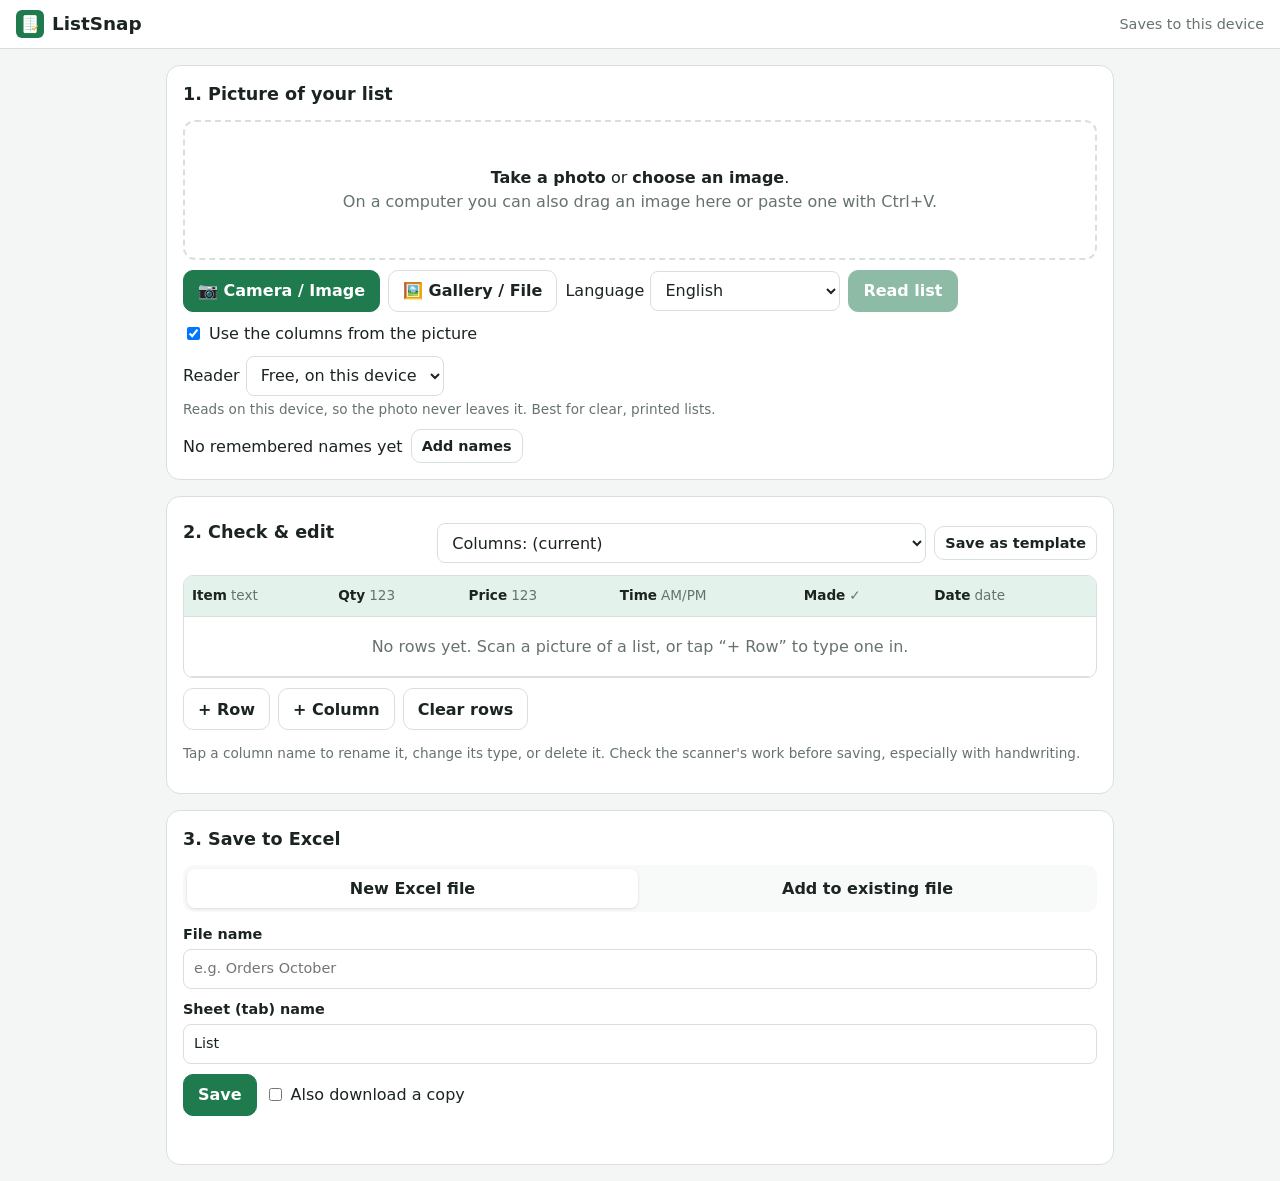
<file: index.html>
<!doctype html>
<html lang="en">
<head>
  <meta charset="utf-8">
  <meta name="viewport" content="width=device-width, initial-scale=1, viewport-fit=cover">
  <title>ListSnap</title>
  <meta name="description" content="Turn a photo of a list into an Excel file, or add it to one you already have.">
  <meta name="theme-color" content="#1f7a4d">
  <link rel="manifest" href="manifest.json">
  <link rel="icon" href="icons/icon-192.png">
  <link rel="apple-touch-icon" href="icons/icon-192.png">
  <link rel="stylesheet" href="style.css">
</head>
<body>
  <header class="topbar">
    <div class="brand"><img src="icons/icon-192.png" alt=""><span>ListSnap</span></div>
    <div id="account" class="account">
      <span id="userLabel" class="muted">Not signed in</span>
      <button id="signInBtn" class="btn small">Sign in with Google</button>
      <button id="signOutBtn" class="btn small ghost" hidden>Sign out</button>
    </div>
  </header>

  <main>
    <!-- Step 1: image -->
    <section class="card" id="scanCard">
      <h2>1. Picture of your list</h2>
      <div id="dropZone" class="drop">
        <img id="preview" alt="" hidden>
        <div id="dropHint">
          <p><strong>Take a photo</strong> or <strong>choose an image</strong>.<br><span class="muted">On a computer you can also drag an image here or paste one with Ctrl+V.</span></p>
        </div>
      </div>
      <div class="row wrap">
        <label class="btn primary">📷 Camera / Image
          <input id="imageInput" type="file" accept="image/*" capture="environment" hidden>
        </label>
        <label class="btn">🖼️ Gallery / File
          <input id="imageInputGallery" type="file" accept="image/*" hidden>
        </label>
        <label class="inline" id="langWrap">Language
          <select id="ocrLang">
            <option value="eng">English</option>
            <option value="amh">Amharic (አማርኛ)</option>
            <option value="amh+eng">Amharic + English</option>
            <option value="heb">Hebrew</option>
            <option value="ara">Arabic</option>
            <option value="spa">Spanish</option>
            <option value="fra">French</option>
            <option value="deu">German</option>
            <option value="por">Portuguese</option>
            <option value="ita">Italian</option>
            <option value="rus">Russian</option>
            <option value="tgl">Filipino</option>
          </select>
        </label>
        <button id="readBtn" class="btn primary" disabled>Read list</button>
      </div>
      <label class="inline small-gap"><input id="imageColumns" type="checkbox" checked> Use the columns from the picture</label>
      <div class="row wrap">
        <label class="inline">Reader
          <select id="reader">
            <option value="free">Free, on this device</option>
            <option value="claude">Claude (Anthropic)</option>
            <option value="gemini">Gemini (Google)</option>
          </select>
        </label>
        <button id="aiKeyBtn" type="button" class="btn small ghost" hidden>API key</button>
      </div>
      <p id="readerNote" class="muted small note"></p>
      <div class="row wrap">
        <label class="inline"><input id="useNames" type="checkbox"> <span id="namesLabel">No remembered names yet</span></label>
        <button id="namesBtn" type="button" class="btn small ghost">Add names</button>
      </div>
      <div id="progressWrap" class="progress" hidden><div id="progressBar"></div><span id="progressText"></span></div>
      <details id="rawWrap" hidden><summary>Text the scanner read</summary><pre id="rawText"></pre></details>
    </section>

    <!-- Step 2: table -->
    <section class="card">
      <div class="row space">
        <h2>2. Check &amp; edit</h2>
        <div class="row wrap">
          <select id="templateSelect" title="Column setup"></select>
          <button id="saveTemplateBtn" class="btn small ghost" title="Save these columns as a list template">Save as template</button>
          <button id="deleteTemplateBtn" class="btn small ghost" title="Delete the selected template">Delete template</button>
        </div>
      </div>
      <div class="check-tools">
        <details id="photoPane" class="photo-pane" hidden>
          <summary>Show the photo while checking</summary>
          <div class="photo-wrap">
            <div id="photoBox" class="photo-box"><img id="checkPhoto" alt="The photo you scanned"></div>
            <div class="zoom">
              <button id="zoomOut" type="button" class="btn small" aria-label="Zoom out">−</button>
              <button id="zoomIn" type="button" class="btn small" aria-label="Zoom in">+</button>
            </div>
          </div>
        </details>
        <div id="checkBar" class="check-bar" hidden>
          <span id="checkText"></span>
          <button id="checkNext" type="button" class="btn small">Next ›</button>
        </div>
        <div id="suggestBar" class="suggest-bar" hidden></div>
      </div>
      <div class="table-wrap">
        <table id="grid"><thead></thead><tbody></tbody></table>
      </div>
      <div class="row wrap">
        <button id="addRowBtn" class="btn">+ Row</button>
        <button id="addColBtn" class="btn">+ Column</button>
        <button id="clearBtn" class="btn ghost">Clear rows</button>
        <button id="proofBtn" class="btn" hidden>🔍 Proofread with AI</button>
        <span id="rowCount" class="muted"></span>
      </div>
      <p id="proofStatus" class="muted small note"></p>
      <div id="proofList" class="proof-list" hidden></div>
      <p class="muted small">Tap a column name to rename it, change its type, or delete it. Check the scanner's work before saving, especially with handwriting.</p>
    </section>

    <!-- Step 3: save -->
    <section class="card">
      <h2>3. Save to Excel</h2>
      <div class="tabs" role="tablist">
        <button class="tab active" data-mode="new" role="tab">New Excel file</button>
        <button class="tab" data-mode="existing" role="tab">Add to existing file</button>
      </div>

      <div id="modeNew" class="mode">
        <label class="field">File name <input id="newFileName" type="text" placeholder="e.g. Orders October"></label>
        <label class="field">Sheet (tab) name <input id="newSheetName" type="text" value="List"></label>
      </div>

      <div id="modeExisting" class="mode" hidden>
        <div class="row wrap">
          <select id="fileSelect" class="grow"><option value="">Choose a file…</option></select>
          <button id="refreshFilesBtn" class="btn small ghost" title="Refresh list">↻</button>
          <label class="btn small">Open from device
            <input id="xlsxInput" type="file" accept=".xlsx,.xls,.csv,application/vnd.openxmlformats-officedocument.spreadsheetml.sheet" hidden>
          </label>
        </div>
        <div class="row wrap">
          <select id="sheetSelect" class="grow" disabled></select>
          <input id="newTabName" type="text" placeholder="New tab name" hidden>
        </div>
        <p id="existingInfo" class="muted small"></p>
      </div>

      <div class="row wrap">
        <button id="saveBtn" class="btn primary">Save</button>
        <label class="inline"><input id="alsoDownload" type="checkbox"> Also download a copy</label>
      </div>
      <p id="saveStatus" class="status"></p>
    </section>

    <section class="card" id="filesCard" hidden>
      <h2>Your ListSnap files <span class="muted small">(Google Drive)</span></h2>
      <ul id="fileList" class="file-list"></ul>
    </section>
  </main>

  <dialog id="colDialog">
    <form method="dialog">
      <h3 id="colDialogTitle">Column</h3>
      <label class="field">Name <input id="colName" type="text" required></label>
      <label class="field">Type
        <select id="colType">
          <option value="text">Text</option>
          <option value="number">Number</option>
          <option value="time">Morning / Afternoon</option>
          <option value="check">Yes / No checkbox</option>
          <option value="date">Date</option>
          <option value="calc">Calculated (equation)</option>
          <option value="lookup">Price list (filled in by name)</option>
        </select>
      </label>
      <div id="lookupWrap" hidden>
        <label class="field">Prices, one per line: name = price
          <textarea id="colLookup" rows="6" autocomplete="off" spellcheck="false" placeholder="ባለ 10 = 10&#10;ብስኩት = 45"></textarea>
        </label>
        <button id="lookupFromTable" type="button" class="btn small">+ Add the names in the table</button>
        <p id="lookupHelp" class="muted small note"></p>
        <p id="lookupPreview" class="small eq-preview"></p>
      </div>
      <div id="eqWrap" hidden>
        <label class="field">Equation <textarea id="colEquation" rows="2" autocomplete="off" spellcheck="false" placeholder="[Qty] × [Price]"></textarea></label>
        <div class="eq-keys">
          <button type="button" class="btn small" data-eq=" + ">+</button>
          <button type="button" class="btn small" data-eq=" − ">−</button>
          <button type="button" class="btn small" data-eq=" × ">×</button>
          <button type="button" class="btn small" data-eq=" ÷ ">÷</button>
          <button type="button" class="btn small" data-eq="(">(</button>
          <button type="button" class="btn small" data-eq=")">)</button>
        </div>
        <p class="muted small note">Tap a column to add it to the equation. You can type numbers too, like <code>× 15%</code>.</p>
        <div id="eqColumns" class="eq-columns"></div>
        <p id="eqPreview" class="small eq-preview"></p>
      </div>
      <p id="colError" class="status err" hidden></p>
      <div class="row space">
        <button id="colDelete" value="delete" class="btn ghost danger" formnovalidate>Delete column</button>
        <div class="row">
          <button value="cancel" class="btn ghost" formnovalidate>Cancel</button>
          <button id="colOk" value="ok" class="btn primary">OK</button>
        </div>
      </div>
    </form>
  </dialog>

  <dialog id="keyDialog">
    <form method="dialog">
      <h3 id="keyTitle">API key</h3>
      <p class="small"><span id="keyHelp"></span> <a id="keyLink" target="_blank" rel="noopener"></a><span id="keyHelpEnd"></span></p>
      <p id="keyPrivacy" class="muted small"></p>
      <label class="field">API key <input id="keyInput" type="password" autocomplete="off" spellcheck="false"></label>
      <div class="row space">
        <button id="keyForget" value="forget" class="btn ghost danger" formnovalidate>Remove key</button>
        <div class="row">
          <button value="cancel" class="btn ghost" formnovalidate>Cancel</button>
          <button value="ok" class="btn primary">Save</button>
        </div>
      </div>
    </form>
  </dialog>

  <dialog id="namesDialog">
    <form method="dialog">
      <h3>Remembered names</h3>
      <p class="small">The item names on your form, one per line, in the order they're printed. Claude and Gemini are told these names, so they read them correctly, and names in the table that aren't on the list are marked 🟨 to check.</p>
      <p class="muted small">Keep the list correct: the AI copies these spellings, even over the photo. If a name on your form changes, change it here too.</p>
      <textarea id="namesList" rows="10" autocomplete="off" spellcheck="false" placeholder="ባለ 10&#10;ባለ 25&#10;ብስኩት 45"></textarea>
      <div class="row wrap">
        <button id="namesFromTable" type="button" class="btn small">+ Add the names in the table</button>
        <span id="namesCount" class="muted small"></span>
      </div>
      <div class="row space">
        <span></span>
        <div class="row">
          <button value="cancel" class="btn ghost" formnovalidate>Cancel</button>
          <button value="ok" class="btn primary">Save</button>
        </div>
      </div>
    </form>
  </dialog>

  <div id="toast" class="toast" hidden></div>

  <script src="config.js"></script>
  <script src="load.js"></script>
  <script src="parse.js"></script>
  <script src="ocr.js"></script>
  <script src="ai.js"></script>
  <script src="excel.js"></script>
  <script src="drive.js"></script>
  <script src="app.js"></script>
</body>
</html>
</file>
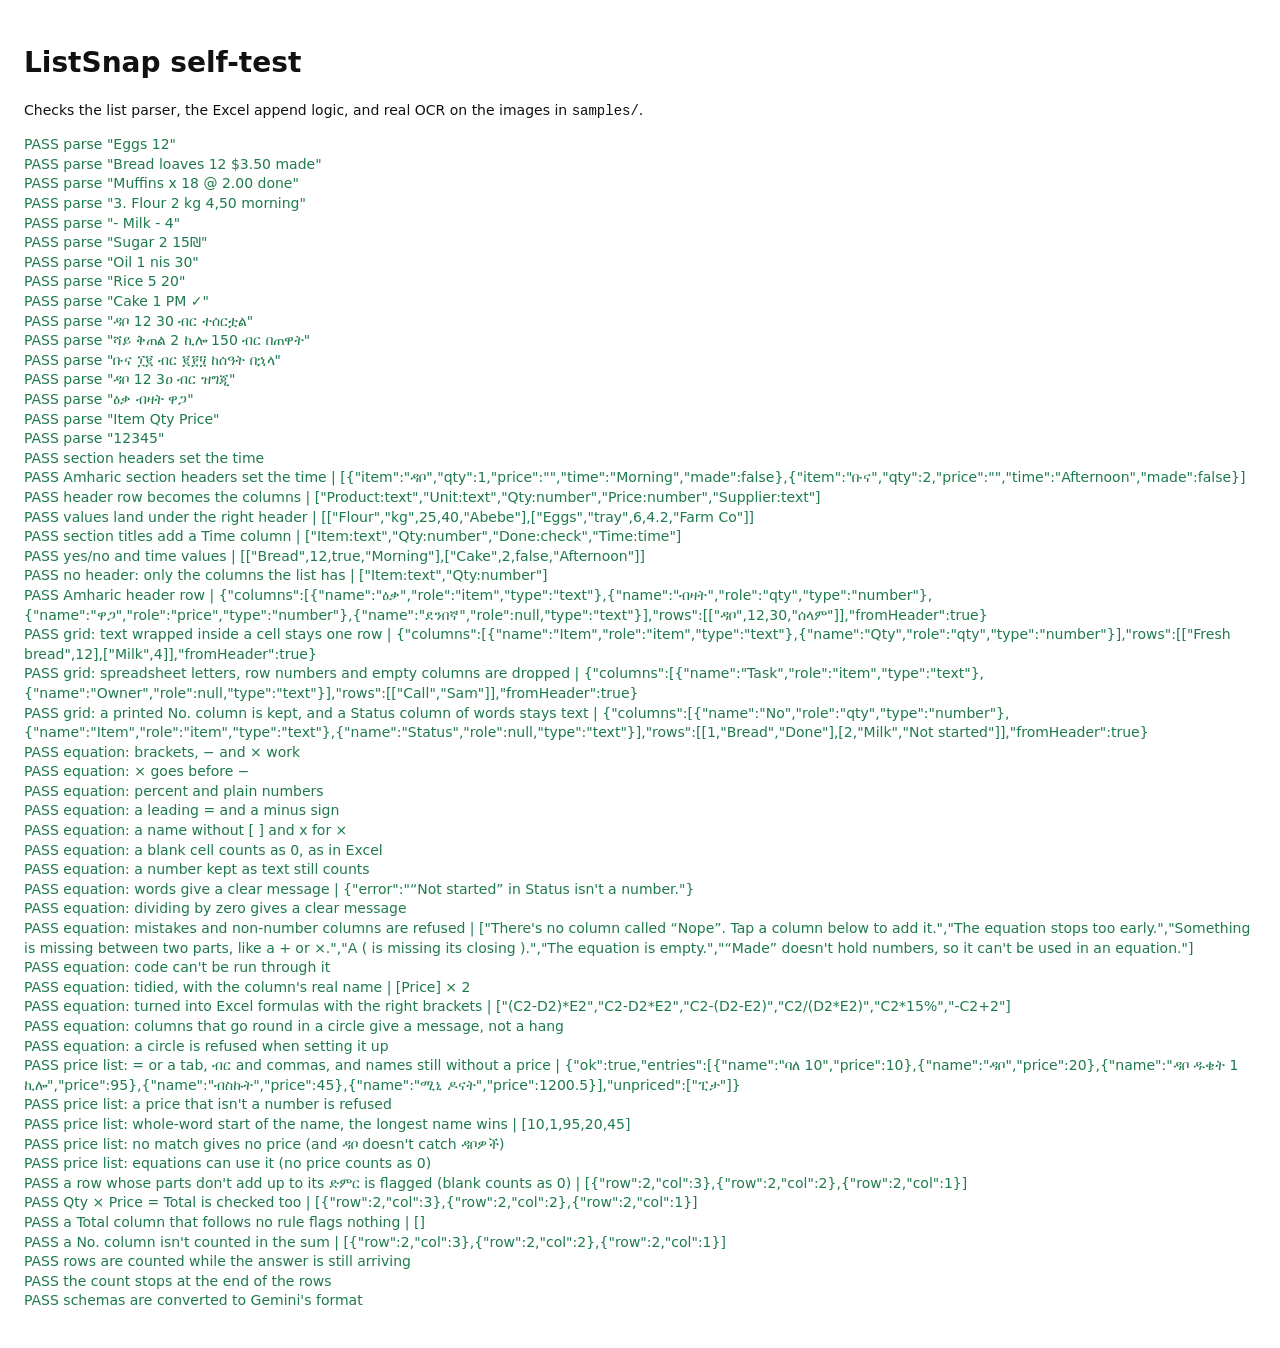
<file: test.html>
<!doctype html>
<html lang="en">
<head>
  <meta charset="utf-8">
  <meta name="viewport" content="width=device-width, initial-scale=1">
  <title>ListSnap Tests</title>
  <style>
    :root { --bg: #fff; --text: #111; --ok: #1f7a4d; --bad: #b3261e; }
    @media (prefers-color-scheme: dark) { :root:not([data-theme="light"]) { --bg: #121614; --text: #e6ece9; --ok: #3fb07a; --bad: #f2b8b5; } }
    :root[data-theme="dark"] { --bg: #121614; --text: #e6ece9; --ok: #3fb07a; --bad: #f2b8b5; }
    body { background: var(--bg); color: var(--text); font: 14px/1.4 system-ui, sans-serif; padding: 16px; }
    .ok { color: var(--ok); } .bad { color: var(--bad); font-weight: 700; }
    pre { white-space: pre-wrap; }
  </style>
</head>
<body>
  <h1>ListSnap self-test</h1>
  <p>Checks the list parser, the Excel append logic, and real OCR on the images in <code>samples/</code>.</p>
  <div id="log"></div>
  <pre id="out"></pre>
  <script src="load.js"></script>
  <script src="parse.js"></script>
  <script src="ocr.js"></script>
  <script src="ai.js"></script>
  <script src="excel.js"></script>
  <script>
  (async () => {
    const results = [];
    const log = (ok, name, detail) => {
      results.push({ ok, name, detail });
      const p = document.createElement("div");
      p.className = ok ? "ok" : "bad";
      p.textContent = (ok ? "PASS " : "FAIL ") + name + (detail ? " | " + detail : "");
      document.getElementById("log").appendChild(p);
    };
    const eq = (a, b) => JSON.stringify(a) === JSON.stringify(b);

    // --- parser ---
    const cases = [
      ["Eggs 12", { item: "Eggs", qty: 12, price: "", time: "", made: false }],
      ["Bread loaves   12   $3.50   made", { item: "Bread loaves", qty: 12, price: 3.5, time: "", made: true }],
      ["Muffins x 18 @ 2.00 done", { item: "Muffins", qty: 18, price: 2, time: "", made: true }],
      ["3. Flour 2 kg 4,50 morning", { item: "Flour (kg)", qty: 2, price: 4.5, time: "Morning", made: false }],
      ["- Milk - 4", { item: "Milk", qty: 4, price: "", time: "", made: false }],
      ["Sugar 2 15₪", { item: "Sugar", qty: 2, price: 15, time: "", made: false }],
      ["Oil 1 nis 30", { item: "Oil", qty: 1, price: 30, time: "", made: false }],
      ["Rice 5 20",{ item: "Rice", qty: 5, price: 20, time: "", made: false }],
      ["Cake 1 PM ✓", { item: "Cake", qty: 1, price: "", time: "Afternoon", made: true }],
      ["ዳቦ 12 30 ብር ተሰርቷል", { item: "ዳቦ", qty: 12, price: 30, time: "", made: true }],
      ["ሻይ ቅጠል 2 ኪሎ 150 ብር በጠዋት", { item: "ሻይ ቅጠል (ኪሎ)", qty: 2, price: 150, time: "Morning", made: false }],
      ["ቡና ፲፪ ብር ፪፻፶ ከሰዓት በኋላ", { item: "ቡና", qty: 12, price: 250, time: "Afternoon", made: false }],
      ["ዳቦ 12 3ዐ ብር ዝግጂ", { item: "ዳቦ", qty: 12, price: 30, time: "", made: true }],
      ["ዕቃ ብዛት ዋጋ", null],
      ["Item  Qty  Price", null],
      ["12345", null],
    ];
    const st = { section: "" };
    for (const [line, want] of cases) {
      const got = ListParser.parseLine(line, st);
      log(eq(got, want), `parse "${line}"`, eq(got, want) ? "" : `got ${JSON.stringify(got)}`);
    }
    const sec = ListParser.parseListText("Morning:\nA 1\nB 2\nAFTERNOON\nC 3");
    log(eq(sec.map((r) => r.time), ["Morning", "Morning", "Afternoon"]), "section headers set the time");
    const secAm = ListParser.parseListText("ጠዋት\nዳቦ 1\nከሰዓት በኋላ\nቡና 2");
    log(eq(secAm.map((r) => r.time), ["Morning", "Afternoon"]), "Amharic section headers set the time", JSON.stringify(secAm));

    // --- columns decided by the picture (plain text: 2+ spaces = column gap) ---
    const line = (cells, w = 10) => cells.map((c) => c.padEnd(w)).join("").trimEnd();
    const colsOf = (r) => r.columns.map((c) => `${c.name}:${c.type}`);
    let a = ListParser.analyze([
      line(["Product", "Unit", "Qty", "Price", "Supplier"]),
      line(["Flour", "kg", "25", "$40.00", "Abebe"]),
      line(["Eggs", "tray", "6", "$4.20", "Farm Co"]),
    ].join("\n"));
    log(eq(colsOf(a), ["Product:text", "Unit:text", "Qty:number", "Price:number", "Supplier:text"]), "header row becomes the columns", JSON.stringify(colsOf(a)));
    log(eq(a.rows, [["Flour", "kg", 25, 40, "Abebe"], ["Eggs", "tray", 6, 4.2, "Farm Co"]]), "values land under the right header", JSON.stringify(a.rows));

    a = ListParser.analyze([line(["Item", "Qty", "Done"]), "MORNING", line(["Bread", "12", "✓"]), "AFTERNOON", line(["Cake", "2", "-"])].join("\n"));
    log(eq(colsOf(a), ["Item:text", "Qty:number", "Done:check", "Time:time"]), "section titles add a Time column", JSON.stringify(colsOf(a)));
    log(eq(a.rows, [["Bread", 12, true, "Morning"], ["Cake", 2, false, "Afternoon"]]), "yes/no and time values", JSON.stringify(a.rows));

    a = ListParser.analyze("Eggs 12\nMilk 4");
    log(eq(colsOf(a), ["Item:text", "Qty:number"]), "no header: only the columns the list has", JSON.stringify(colsOf(a)));

    a = ListParser.analyze([line(["ዕቃ", "ብዛት", "ዋጋ", "ደንበኛ"]), line(["ዳቦ", "፲፪", "30 ብር", "ሰላም"])].join("\n"));
    log(eq(colsOf(a), ["ዕቃ:text", "ብዛት:number", "ዋጋ:number", "ደንበኛ:text"]) && eq(a.rows, [["ዳቦ", 12, 30, "ሰላም"]]), "Amharic header row", JSON.stringify(a));

    // --- tables with grid lines (word positions + line positions, no OCR) ---
    const wd = (text, x0, y0, x1, y1) => ({ text, x0, y0, x1, y1 });
    a = ListParser.analyze("", [
      { words: [wd("Item", 10, 5, 50, 15), wd("Qty", 110, 5, 140, 15)] },
      { words: [wd("Fresh", 10, 25, 50, 35)] },
      { words: [wd("bread", 10, 40, 50, 50), wd("12", 110, 40, 125, 50)] },
      { words: [wd("Milk", 10, 65, 50, 75), wd("4", 110, 65, 120, 75)] },
    ], { rows: [20, 58, 85], cols: [100] });
    log(eq(colsOf(a), ["Item:text", "Qty:number"]) && eq(a.rows, [["Fresh bread", 12], ["Milk", 4]]), "grid: text wrapped inside a cell stays one row", JSON.stringify(a));

    a = ListParser.analyze("", [
      { words: [wd("A", 60, 0, 66, 8), wd("B", 160, 0, 166, 8), wd("C", 260, 0, 266, 8)] },
      { words: [wd("1", 5, 15, 10, 25), wd("Task", 60, 15, 90, 25), wd("Owner", 160, 15, 200, 25)] },
      { words: [wd("2", 5, 35, 10, 45), wd("Call", 60, 35, 85, 45), wd("Sam", 160, 35, 185, 45)] },
    ], { rows: [12, 30, 50], cols: [40, 140, 240] });
    log(eq(a.columns.map((c) => c.name), ["Task", "Owner"]) && eq(a.rows, [["Call", "Sam"]]), "grid: spreadsheet letters, row numbers and empty columns are dropped", JSON.stringify(a));

    a = ListParser.analyze("", [
      { words: [wd("No.", 5, 5, 20, 15), wd("Item", 60, 5, 90, 15), wd("Status", 160, 5, 200, 15)] },
      { words: [wd("1", 5, 25, 10, 35), wd("Bread", 60, 25, 95, 35), wd("Done", 160, 25, 190, 35)] },
      { words: [wd("2", 5, 45, 10, 55), wd("Milk", 60, 45, 90, 55), wd("Not", 160, 45, 180, 55), wd("started", 184, 45, 220, 55)] },
    ], { rows: [20, 40, 60], cols: [40, 140] });
    log(eq(a.columns.map((c) => `${c.name}:${c.type}:${c.role}`), ["No:number:qty", "Item:text:item", "Status:text:null"]) && eq(a.rows, [[1, "Bread", "Done"], [2, "Milk", "Not started"]]),
      "grid: a printed No. column is kept, and a Status column of words stays text", JSON.stringify(a));

    // --- equation columns ---
    const eqCols = [
      { id: "a", name: "ጠዋት: ድምር", type: "number" }, { id: "b", name: "የተበላሸ", type: "number" }, { id: "p", name: "Price", type: "number" },
      { id: "s", name: "Status", type: "text" }, { id: "d", name: "Made", type: "check" },
    ];
    const calc = (equation, row, cols = eqCols) => ListParser.equationValue({ equation }, cols, row);
    log(calc("([ጠዋት: ድምር] − [የተበላሸ]) × [Price]", { a: 100, b: 2, p: 10 }).value === 980, "equation: brackets, − and × work");
    log(calc("[ጠዋት: ድምር] - [የተበላሸ] * [Price]", { a: 100, b: 2, p: 10 }).value === 80, "equation: × goes before −");
    log(calc("[Price] * 15% + 1", { p: 200 }).value === 31, "equation: percent and plain numbers");
    log(calc("= -[Price] / 2", { p: 10 }).value === -5, "equation: a leading = and a minus sign");
    log(calc("Price x 2", { p: 10 }).value === 20 && calc("[Price] x 2", { p: 10 }).value === 20 && calc("[Price] x [የተበላሸ]", { p: 10, b: 3 }).value === 30, "equation: a name without [ ] and x for ×");
    log(calc("[ጠዋት: ድምር] + [Price]", { a: 5 }).value === 5, "equation: a blank cell counts as 0, as in Excel");
    log(calc("[Price] × 2", { p: "12" }).value === 24, "equation: a number kept as text still counts");
    log(/isn't a number/.test(calc("[Status] × 2", { s: "Not started" }).error), "equation: words give a clear message", JSON.stringify(calc("[Status] × 2", { s: "Not started" })));
    log(/zero/.test(calc("[Price] ÷ [የተበላሸ]", { p: 5, b: 0 }).error), "equation: dividing by zero gives a clear message");
    const eqBad = (t) => ListParser.validateEquation(t, eqCols, null);
    log(!eqBad("[Nope] + 1").ok && !eqBad("[Price] +").ok && !eqBad("[Price] [Status]").ok && !eqBad("([Price]").ok && !eqBad("").ok && !eqBad("[Made] + 1").ok,
      "equation: mistakes and non-number columns are refused", JSON.stringify(["[Nope] + 1", "[Price] +", "[Price] [Status]", "([Price]", "", "[Made] + 1"].map((t) => eqBad(t).error)));
    log(eqBad("alert(1)").ok === false && eqBad("constructor.constructor('x')()").ok === false, "equation: code can't be run through it");
    log(eqBad("[price]*2").text === "[Price] × 2", "equation: tidied, with the column's real name", eqBad("[price]*2").text);
    {
      const toX = (t) => ListParser.equationToExcel(ListParser.parseEquation(t).tree, (n) => ({ A: "C2", B: "D2", C: "E2" })[n]);
      const pairs = [["([A] − [B]) × [C]", "(C2-D2)*E2"], ["[A] − [B] × [C]", "C2-D2*E2"], ["[A] − ([B] − [C])", "C2-(D2-E2)"], ["[A] ÷ ([B] × [C])", "C2/(D2*E2)"], ["[A] × 15%", "C2*15%"], ["-[A] + 2", "-C2+2"]];
      log(pairs.every(([a, b]) => toX(a) === b), "equation: turned into Excel formulas with the right brackets", JSON.stringify(pairs.map(([a]) => toX(a))));
      const cols = [{ id: "x", name: "Total", type: "calc", equation: "[Y] + 1" }, { id: "y", name: "Y", type: "calc", equation: "[Total] + 1" }];
      log(/own result/.test(ListParser.equationValue(cols[0], cols, {}).error), "equation: columns that go round in a circle give a message, not a hang");
      log(!ListParser.validateEquation("[Total] × 2", cols, cols[1]).ok, "equation: a circle is refused when setting it up");
    }

    // --- price lists: filled in from the item name ---
    {
      const list = ListParser.parsePriceList("ባለ 10 = 10\nዳቦ = 20\nዳቦ ዱቄት 1 ኪሎ = 95 ብር\nብስኩት\t45\nሚኒ ዶናት = 1,200.50\nፒታ =\n\n");
      log(list.ok && list.entries.length === 5 && list.entries[2].price === 95 && list.entries[3].price === 45 && list.entries[4].price === 1200.5 && eq(list.unpriced, ["ፒታ"]),
        "price list: = or a tab, ብር and commas, and names still without a price", JSON.stringify(list));
      log(!ListParser.parsePriceList("ዳቦ = ten").ok && !ListParser.parsePriceList("= 5").ok, "price list: a price that isn't a number is refused");
      const cols = [{ id: "n", name: "ተ.ቁ", type: "number" }, { id: "i", name: "የዳቦ አይነት", type: "text", role: "item" },
        { id: "p", name: "Price", type: "lookup", priceList: "ባለ 1 = 1\nባለ 10 = 10\nዳቦ = 20\nዳቦ ዱቄት 1 ኪሎ = 95\nብስኩት = 45" }];
      const price = (name) => ListParser.lookupValue(cols[2], cols, { i: name });
      log(price("ባለ 10") === 10 && price("ባለ 1") === 1 && price("ዳቦ ዱቄት 1 ኪሎ") === 95 && price("ዳቦ ቆሎ") === 20 && price("ብስኩት 45") === 45 && price("  ብስኩት   45 ") === 45,
        "price list: whole-word start of the name, the longest name wins", JSON.stringify(["ባለ 10", "ባለ 1", "ዳቦ ዱቄት 1 ኪሎ", "ዳቦ ቆሎ", "ብስኩት 45"].map(price)));
      log(price("ፒዛ") === null && price("ዳቦዎች") === null && price("") === null, "price list: no match gives no price (and ዳቦ doesn't catch ዳቦዎች)");
      const withSales = [...cols, { id: "q", name: "ድምር", type: "number" }, { id: "t", name: "Sales", type: "calc", equation: "[ድምር] × [Price]" }];
      log(ListParser.equationValue(withSales[4], withSales, { i: "ባለ 10", q: 7 }).value === 70 && ListParser.equationValue(withSales[4], withSales, { i: "ፒዛ", q: 7 }).value === 0,
        "price list: equations can use it (no price counts as 0)");
    }

    // --- do the numbers add up? ---
    const named = (...names) => names.map((name) => ({ name }));
    let flags = ListParser.checkNumbers(named("ዳቦ", "ጠዋት: ያደረ", "ጠዋት: አዲስ", "ጠዋት: ድምር", "ጠዋት: የተበላሸ"), [
      ["ባለ 10", 5, 95, 100, 2],
      ["ባለ 25", "", 40, 40, 0],
      ["ባለ 30", 10, 20, 35, 1],
      ["ባለ 45", 1, 1, 2, 0],
    ]);
    log(eq(flags, [{ row: 2, col: 3 }, { row: 2, col: 2 }, { row: 2, col: 1 }]), "a row whose parts don't add up to its ድምር is flagged (blank counts as 0)", JSON.stringify(flags));
    flags = ListParser.checkNumbers(named("Item", "Qty", "Price", "Total"), [["A", 2, 5, 10], ["B", 3, 4, 12], ["C", 2, 2, 5]]);
    log(eq(flags.map((f) => f.row), [2, 2, 2]), "Qty × Price = Total is checked too", JSON.stringify(flags));
    flags = ListParser.checkNumbers(named("Item", "Qty", "Price", "Total"), [["A", 2, 5, 99], ["B", 3, 4, 7], ["C", 2, 2, 50]]);
    log(eq(flags, []), "a Total column that follows no rule flags nothing", JSON.stringify(flags));
    flags = ListParser.checkNumbers(named("No", "Morning", "Afternoon", "Total"), [[1, 5, 5, 10], [2, 3, 4, 7], [3, 1, 1, 9]]);
    log(eq(flags.map((f) => f.row), [2, 2, 2]) && !flags.some((f) => f.col === 0), "a No. column isn't counted in the sum", JSON.stringify(flags));

    // --- following an AI's answer as it arrives ---
    log(ListAI.countRows('{"columns":["a","b"],"rows":[["1","x]"],["2"') === 1, "rows are counted while the answer is still arriving");
    log(ListAI.countRows('{"columns":["a"],"rows":[["1"],["2"],["3"]],"unsure":[{"row":1,"column":"a"}]}') === 3, "the count stops at the end of the rows");
    log(ListAI.geminiSchema({ type: "array", items: { type: "object", properties: { a: { type: "integer" } }, required: ["a"], additionalProperties: false } }).items.properties.a.type === "INTEGER", "schemas are converted to Gemini's format");

    // --- Gemini: busy models, used-up allowances and the backup model (stand-in replies, nothing is sent) ---
    {
      const photo = new File([await (await fetch("samples/printed-list.png")).blob()], "p.png", { type: "image/png" });
      const realFetch = window.fetch;
      const LIMITS = "listsnap.geminiLimits";
      const savedLimits = localStorage.getItem(LIMITS);
      localStorage.removeItem(LIMITS);
      const good = () => new Response(new TextEncoder().encode("data: " + JSON.stringify({ candidates: [{ finishReason: "STOP", content: { parts: [{ text: '{"corrections":[]}' }] } }] }) + "\n\n"), { status: 200 });
      const busy = () => new Response(JSON.stringify({ error: { status: "UNAVAILABLE", message: "high demand" } }), { status: 503 });
      const dayLimit = () => new Response(JSON.stringify({ error: { status: "RESOURCE_EXHAUSTED", details: [{ retryDelay: "7037s" }] } }), { status: 429 });
      let calls, answers;
      window.fetch = async (input, init) => {
        const url = typeof input === "string" ? input : input.url;
        if (!url.includes("generativelanguage")) return realFetch(input, init);
        const model = url.match(/models\/([^:]+):/)[1];
        calls.push(model);
        return answers(model, calls.length);
      };
      const ask = async () => {
        const notes = [];
        try { await ListAI.proofread("gemini", photo, "test-key", ["a"], [["1"]], { onNote: (n) => notes.push(n) }); return { ok: true, notes }; }
        catch (e) { return { ok: false, message: e.message, notes }; }
      };
      calls = []; answers = (model, n) => (n === 1 ? busy() : good());
      let r = await ask();
      log(r.ok && eq(calls, ["gemini-3.8-flash", "gemini-3.8-flash"]), "a busy Gemini is tried once more", JSON.stringify({ calls, r }));

      calls = []; answers = (model) => (model === "gemini-3.8-flash" ? busy() : good());
      r = await ask();
      log(r.ok && eq(calls, ["gemini-3.8-flash", "gemini-3.8-flash", "gemini-3.6-flash"]), "if it stays busy, the backup model takes over", JSON.stringify({ calls, r }));

      calls = []; answers = (model) => (model === "gemini-3.8-flash" ? dayLimit() : good());
      r = await ask();
      log(r.ok && eq(calls, ["gemini-3.8-flash", "gemini-3.6-flash"]), "a used-up daily allowance goes straight to the backup model", JSON.stringify({ calls, r }));
      calls = [];
      r = await ask();
      log(r.ok && eq(calls, ["gemini-3.6-flash"]), "and the next photo doesn't waste a request on the used-up model", JSON.stringify({ calls, r }));

      calls = []; answers = () => dayLimit();
      r = await ask();
      log(!r.ok && /used up today's free requests.*about 2 hours/.test(r.message) && eq(calls, ["gemini-3.6-flash"]), "when both are used up, the message says when they come back", JSON.stringify({ calls, r }));

      window.fetch = realFetch;
      if (savedLimits) localStorage.setItem(LIMITS, savedLimits); else localStorage.removeItem(LIMITS);
    }

    // --- closest remembered names, for a misread name ---
    {
      const names = ["ባለ 10", "ባለ 25", "ብስኩት 45", "ቦቦሊኖ 55", "ሚኒ ዶናት 90", "ዶናት 75", "ሳንቡሳ", "ዳቦ ዱቄት 1 ኪሎ", "ዳቦ ቆሎ", "ግሪሲኒ", "ፈጢራ", "ፒታ"];
      // misreads Gemini really made in testing, and the right names
      const real = [["ፒዛ", "ፒታ"], ["ዳናት 75", "ዶናት 75"], ["ሚኒ እናት 90", "ሚኒ ዶናት 90"], ["ብስክሌት 45", "ብስኩት 45"], ["ቦሊሊያ 55", "ቦቦሊኖ 55"], ["ዱቦ ቆሎ", "ዳቦ ቆሎ"], ["ሳንዱሳ", "ሳንቡሳ"], ["ግሬስሊን", "ግሪሲኒ"]];
      const firsts = real.map(([read]) => ListParser.closestNames(read, names, 3)[0]);
      log(eq(firsts, real.map(([, right]) => right)), "closest name: real misreads get the right name first", JSON.stringify(firsts));
      log(ListParser.closestNames("ባለ 7O", names, 3)[0] === "ባለ 10" && ListParser.closestNames("x", [], 3).length === 0 && ListParser.closestNames("ፒታ", names, 2).length === 2,
        "closest name: at most the number asked for, nothing from an empty list");
    }

    // --- remembered names go to the AI (stand-in reply, nothing is sent) ---
    {
      const photo = new File([await (await fetch("samples/printed-list.png")).blob()], "p.png", { type: "image/png" });
      const realFetch = window.fetch;
      let prompt = "";
      window.fetch = async (input, init) => {
        const url = typeof input === "string" ? input : input.url;
        if (!url.includes("generativelanguage")) return realFetch(input, init);
        prompt = JSON.parse(init.body).contents[0].parts[1].text;
        return new Response(new TextEncoder().encode("data: " + JSON.stringify({ candidates: [{ finishReason: "STOP", content: { parts: [{ text: '{"columns":["a"],"rows":[["1"]],"unsure":[]}' }] } }] }) + "\n\n"), { status: 200 });
      };
      const savedLimits = localStorage.getItem("listsnap.geminiLimits");
      localStorage.removeItem("listsnap.geminiLimits");
      await ListAI.readTable("gemini", photo, "test-key", null, { knownNames: ["ባለ 10", "ፒታ"] });
      const withNames = prompt;
      await ListAI.readTable("gemini", photo, "test-key", null, {});
      window.fetch = realFetch;
      if (savedLimits) localStorage.setItem("listsnap.geminiLimits", savedLimits);
      log(withNames.includes("usually these, in this order: ባለ 10; ፒታ.") && !prompt.includes("usually these"), "remembered names are given to the AI, and only when there are some");
    }

    // --- a table read by Claude (cells already known) ---
    a = ListParser.fromTable(
      ["ተ.ቁ", "የዳቦ አይነት", "ጠዋት የተሰራ: ያደረ", "ጠዋት የተሰራ: ምክንያት"],
      [["1", "ባለ 10", "12", ""], ["2", "ባለ 25", "፲፪", "ተቃጥሏል"]]);
    log(eq(a.columns.map((c) => `${c.name}:${c.type}:${c.role}`), ["ተ.ቁ:number:null", "የዳቦ አይነት:text:item", "ጠዋት የተሰራ: ያደረ:number:null", "ጠዋት የተሰራ: ምክንያት:text:null"])
      && eq(a.rows, [[1, "ባለ 10", 12, ""], [2, "ባለ 25", 12, "ተቃጥሏል"]]),
      "Claude table: the No. column stays numbers, bread names are the items, Ethiopic numerals become numbers", JSON.stringify(a));

    // --- excel ---
    const cols = [
      { id: "a", name: "Item", type: "text", role: "item" },
      { id: "b", name: "Qty", type: "number", role: "qty" },
      { id: "c", name: "Made", type: "check", role: "made" },
    ];
    // A sheet's cells as rows: formulas as "=…", empty cells as null, trailing empties dropped.
    const grid = (wb, name) => {
      const out = [];
      wb.getWorksheet(name).eachRow((row, r) => {
        const vals = [];
        row.eachCell({ includeEmpty: true }, (cell, c) => { vals[c - 1] = cell.formula ? "=" + cell.formula : cell.value ?? null; });
        while (vals.length && vals[vals.length - 1] == null) vals.pop();
        out[r - 1] = Array.from(vals, (v) => v ?? null);
      });
      return out;
    };
    const roundTrip = async (wb) => ListExcel.readWorkbook(await ListExcel.toArrayBuffer(wb));

    const wb2 = await roundTrip(await ListExcel.buildWorkbook("List", cols, [{ a: "Eggs", b: 12, c: true }]));
    const cols2 = [...cols, { id: "d", name: "Price", type: "number" }].map((c) => c.id === "a" ? { ...c, name: "item" } : c);
    const res = ListExcel.appendToWorkbook(wb2, "List", cols2, [{ a: "Milk", b: 2, c: false, d: 3.2 }]);
    const aoa = grid(await roundTrip(wb2), "List");
    const wantAoa = [["Item", "Qty", "Made", "Price"], ["Eggs", 12, "Yes"], ["Milk", 2, "No", 3.2]];
    log(eq(aoa, wantAoa), "append matches headers (ignoring case) and adds a new column", JSON.stringify(aoa));
    log(eq(res.newColumns, ["Price"]), "reports the new columns");
    ListExcel.appendToWorkbook(wb2, "Second list", cols, [{ a: "Tea", b: 1, c: true }]);
    log(eq(ListExcel.sheetNames(wb2), ["List", "Second list"]), "a new tab is created");

    log(ListExcel.fillDown(`SUM($A$1:A3)*'My sheet'!B2+LOG10(C3)&"A1"`, 2) === `SUM($A$1:A5)*'My sheet'!B4+LOG10(C5)&"A1"`,
      "formulas are filled down like Excel does ($ rows, sheet names, text and LOG10 left alone)");

    {
      // An existing sheet with Price, a Total sales formula, a Total row and some formatting
      const src = new ExcelJS.Workbook();
      const ws = src.addWorksheet("Daily");
      ws.addRow(["Item", "Qty", "Price", "Total sales"]);
      ws.addRow(["Bread", 10, 5, { formula: "B2*C2", result: 50 }]);
      ws.addRow(["Cake", 2, 30, { formula: "B3*C3", result: 60 }]);
      ws.addRow(["Total", null, null, { formula: "SUM(D2:D3)", result: 110 }]);
      ws.getCell("A1").fill = { type: "pattern", pattern: "solid", fgColor: { argb: "FFCCE5CC" } };
      for (const addr of ["C3", "D3"]) ws.getCell(addr).numFmt = '#,##0.00 "ብር"';
      const wbF = await roundTrip(src);
      const r = ListExcel.appendToWorkbook(wbF, "Daily",
        [{ id: "i", name: "Item", type: "text", role: "item" }, { id: "q", name: "Qty", type: "number" }],
        [{ i: "Bread", q: 7 }, { i: "Pie", q: 3 }]);
      const back = await roundTrip(wbF);
      const g = grid(back, "Daily");
      const want = [["Item", "Qty", "Price", "Total sales"], ["Bread", 10, 5, "=B2*C2"], ["Cake", 2, 30, "=B3*C3"],
        ["Bread", 7, 5, "=B4*C4"], ["Pie", 3, null, "=B5*C5"], ["Total", null, null, "=SUM(D2:D5)"]];
      log(eq(g, want), "new rows: formulas filled down, price from the same item, placed above the Total row", JSON.stringify(g));
      log(eq([r.aboveTotal, r.formulaColumns, r.filledColumns], [true, ["Total sales"], ["Price"]]), "reports what it did", JSON.stringify(r));
      const w = back.getWorksheet("Daily");
      log(w.getCell("C4").numFmt === '#,##0.00 "ብር"' && w.getCell("A1").fill?.fgColor?.argb === "FFCCE5CC",
        "formatting is kept, and new rows get the row above's money format", JSON.stringify({ c4: w.getCell("C4").numFmt, a1: w.getCell("A1").fill }));
    }

    {
      // A two-row header like the paper form: group headings merged across their columns
      const src = new ExcelJS.Workbook();
      const ws = src.addWorksheet("Form");
      ws.getCell("A1").value = "No"; ws.mergeCells("A1:A2");
      ws.getCell("B1").value = "Morning"; ws.mergeCells("B1:C1");
      ws.getCell("B2").value = "Made"; ws.getCell("C2").value = "Sold";
      ws.getCell("D1").value = "Price"; ws.mergeCells("D1:D2");
      ws.addRow([1, 10, 8, 5]);
      const wbH = await roundTrip(src);
      const h = ListExcel.readHeaders(wbH, "Form");
      log(eq(h.headers.map((x) => x.name), ["No", "Morning: Made", "Morning: Sold", "Price"]) && h.headerRow === 2,
        "two-row header: columns are named like Morning: Made", JSON.stringify(h));
      const r = ListExcel.appendToWorkbook(wbH, "Form",
        [{ id: "n", name: "No", type: "number" }, { id: "m", name: "Morning : made", type: "number" }, { id: "s", name: "Morning: Sold", type: "number" }],
        [{ n: 2, m: 12, s: 9 }]);
      const g = grid(await roundTrip(wbH), "Form");
      log(r.newColumns.length === 0 && eq(g[3], [2, 12, 9]), "two-row header: values go under the right columns, no extra columns", JSON.stringify({ r, row4: g[3] }));
    }

    {
      // An equation column in a new file
      const cols = [
        { id: "i", name: "Item", type: "text", role: "item" }, { id: "q", name: "Qty", type: "number" }, { id: "p", name: "Price", type: "text" },
        { id: "t", name: "Total sales", type: "calc", equation: "[Qty] × [Price]" }, { id: "u", name: "Per item", type: "calc", equation: "[Total sales] ÷ [Qty]" },
      ];
      const wbN = await roundTrip(await ListExcel.buildWorkbook("List", cols, [{ i: "Bread", q: 3, p: "5" }]));
      const gN = grid(wbN, "List");
      const wsN = wbN.getWorksheet("List");
      log(eq(gN[1], ["Bread", 3, 5, "=B2*C2", '=IFERROR(D2/B2,"")']) && wsN.getCell("D2").value.result === 15,
        "equation in a new file: real formulas with the value, numbers saved as numbers", JSON.stringify({ row: gN[1], result: wsN.getCell("D2").value }));

      // Added to an existing file: a column new to the sheet, with data rows and a Total row
      const src = new ExcelJS.Workbook();
      const ws = src.addWorksheet("Daily");
      ws.addRow(["Item", "Qty", "Price", "Tax"]);
      ws.addRow(["Bread", 10, 5, 1]);
      ws.addRow(["Cake", 2, 30, 2]);
      ws.addRow(["Total", null, null, { formula: "SUM(D2:D3)", result: 3 }]);
      ws.getCell("D4").font = { bold: true };
      const wbE = await roundTrip(src);
      const r = ListExcel.appendToWorkbook(wbE, "Daily",
        [{ id: "i", name: "Item", type: "text", role: "item" }, { id: "q", name: "Qty", type: "number" }, { id: "p", name: "Price", type: "number" }, { id: "t", name: "Sales", type: "calc", equation: "[Qty] × [Price]" }],
        [{ i: "Pie", q: 4, p: 7 }]);
      const back = await roundTrip(wbE);
      const g = grid(back, "Daily");
      log(eq(g, [["Item", "Qty", "Price", "Tax", "Sales"], ["Bread", 10, 5, 1, "=B2*C2"], ["Cake", 2, 30, 2, "=B3*C3"], ["Pie", 4, 7, "=D2", "=B4*C4"], ["Total", null, null, "=SUM(D2:D4)", "=SUM(E2:E4)"]].map((row, i) => (i === 3 ? g[3] : row)))
        && g[3][4] === "=B4*C4" && eq(r.newColumns, ["Sales"]) && back.getWorksheet("Daily").getCell("E5").font?.bold === true,
        "equation in an existing file: new column worked out for old and new rows, with a SUM in the Total row", JSON.stringify({ g, r }));

      // A Price column added by hand and left empty: filled from that item's earlier row, so the equation works
      const pr = new ExcelJS.Workbook();
      const pw = pr.addWorksheet("Daily");
      pw.addRow(["Item", "Qty", "Price"]);
      pw.addRow(["Bread", 10, 5]);
      const wbP = await roundTrip(pr);
      const rp = ListExcel.appendToWorkbook(wbP, "Daily",
        [{ id: "i", name: "Item", type: "text", role: "item" }, { id: "q", name: "Qty", type: "number" }, { id: "p", name: "Price", type: "number", manual: true }, { id: "t", name: "Sales", type: "calc", equation: "[Qty] × [Price]" }],
        [{ i: "Bread", q: 4, p: "" }]);
      const gP = grid(await roundTrip(wbP), "Daily");
      log(eq(gP[2], ["Bread", 4, 5, "=B3*C3"]) && eq(rp.filledColumns, ["Price"]), "an empty Price added by hand is filled from the same item's earlier row", JSON.stringify({ gP, rp }));

      // A price list in Excel: a new file gets the numbers; an existing sheet without a Price column gets one,
      // filled for its old rows too, and Sales uses it
      const plCols = [{ id: "i", name: "Item", type: "text", role: "item" }, { id: "q", name: "Qty", type: "number" },
        { id: "p", name: "Price", type: "lookup", manual: true, priceList: "Bread = 5\nCake = 30" }, { id: "t", name: "Sales", type: "calc", manual: true, equation: "[Qty] × [Price]" }];
      const gL = grid(await roundTrip(await ListExcel.buildWorkbook("List", plCols, [{ i: "Bread", q: 3 }, { i: "Pie", q: 1 }])), "List");
      log(eq(gL.slice(1), [["Bread", 3, 5, "=B2*C2"], ["Pie", 1, null, "=B3*C3"]]), "price list in a new file: prices saved as numbers, none where there's no match", JSON.stringify(gL));
      const ex = new ExcelJS.Workbook();
      const exs = ex.addWorksheet("Daily");
      exs.addRow(["Item", "Qty"]); exs.addRow(["Cake", 2]); exs.addRow(["Bread", 10]);
      const wbL = await roundTrip(ex);
      const rl = ListExcel.appendToWorkbook(wbL, "Daily", plCols, [{ i: "Bread", q: 4 }]);
      const gE = grid(await roundTrip(wbL), "Daily");
      log(eq(gE, [["Item", "Qty", "Price", "Sales"], ["Cake", 2, 30, "=B2*C2"], ["Bread", 10, 5, "=B3*C3"], ["Bread", 4, 5, "=B4*C4"]]) && eq(rl.newColumns, ["Price", "Sales"]),
        "price list in an existing file: a new Price column is filled for old rows too", JSON.stringify({ gE, rl }));

      // The sheet already calculates that column itself: its own formula wins
      const own = new ExcelJS.Workbook();
      const ow = own.addWorksheet("Daily");
      ow.addRow(["Item", "Qty", "Price", "Sales"]);
      ow.addRow(["Bread", 10, 5, { formula: "B2*C2*2", result: 100 }]);
      const wbO = await roundTrip(own);
      ListExcel.appendToWorkbook(wbO, "Daily",
        [{ id: "i", name: "Item", type: "text", role: "item" }, { id: "q", name: "Qty", type: "number" }, { id: "p", name: "Price", type: "number" }, { id: "t", name: "Sales", type: "calc", equation: "[Qty] × [Price]" }],
        [{ i: "Pie", q: 4, p: 7 }]);
      log(grid(await roundTrip(wbO), "Daily")[2][3] === "=B3*C3*2", "equation in an existing file: a formula the sheet already has wins");
    }

    const csv = await ListExcel.readWorkbook(new TextEncoder().encode("Item,Qty\nEggs,12\n").buffer);
    log(eq(grid(csv, ListExcel.sheetNames(csv)[0]), [["Item", "Qty"], ["Eggs", 12]]), "a .csv file opens too");

    // --- OCR on samples ---
    for (const name of ["printed-list.png", "phone-photo-list.jpg"]) {
      try {
        const blob = await (await fetch("samples/" + name)).blob();
        const file = new File([blob], name, { type: blob.type });
        const t0 = performance.now();
        const { text } = await ListOCR.readImage(file, "eng");
        const rows = ListParser.parseListText(text);
        const secs = ((performance.now() - t0) / 1000).toFixed(1);
        const items = rows.map((r) => r.item.toLowerCase());
        const expected = ["bread loaves", "croissants", "muffins", "cookies", "banana cake", "milk (l)"];
        const found = expected.filter((e) => items.includes(e));
        log(found.length >= 5, `OCR ${name}: ${found.length}/6 items (${secs}s)`, JSON.stringify(rows));
        results.push({ ocrText: text });
      } catch (e) {
        log(false, `OCR ${name}`, String(e));
      }
    }

    for (const name of ["amharic-list.png", "amharic-phone-photo.jpg"]) {
      try {
        const blob = await (await fetch("samples/" + name)).blob();
        const t0 = performance.now();
        const { text } = await ListOCR.readImage(new File([blob], name, { type: blob.type }), "amh");
        const rows = ListParser.parseListText(text);
        const secs = ((performance.now() - t0) / 1000).toFixed(1);
        const want = [["ዳቦ", 12, 30], ["እንቁላል", 24, 8], ["ሻይ ቅጠል (ኪሎ)", 2, 150], ["ቡና (ኪሎ)", 5, 600], ["ስኳር (ኪሎ)", 3, 95]];
        const exact = want.filter(([i, q, p]) => rows.some((r) => r.item === i && r.qty === q && r.price === p));
        log(exact.length >= 4, `Amharic OCR ${name}: ${exact.length}/5 rows exactly right (${secs}s)`, JSON.stringify(rows));
        results.push({ ocrText: text });
      } catch (e) {
        log(false, `Amharic OCR ${name}`, String(e));
      }
    }

    // --- picture tables: columns from the header row, using real word positions ---
    for (const [name, lang, wantCols, wantFirst] of [
      ["table-with-header.jpg", "eng", ["Product", "Unit", "Qty", "Price", "Supplier"], ["Flour", "kg", 25, 40, "Abebe"]],
      ["amharic-table.png", "amh", ["ዕቃ", "ብዛት", "ዋጋ", "ደንበኛ"], ["ዳቦ", 12, 30, "ሰላም"]],
    ]) {
      try {
        const blob = await (await fetch("samples/" + name)).blob();
        const { text, lines } = await ListOCR.readImage(new File([blob], name, { type: blob.type }), lang);
        const r = ListParser.analyze(text, lines);
        const names = r.columns.map((c) => c.name);
        log(eq(names, wantCols) && eq(r.rows[0], wantFirst), `picture table ${name}: columns + first row`, JSON.stringify({ cols: r.columns, rows: r.rows, positions: lines.length }));
      } catch (e) {
        log(false, `picture table ${name}`, String(e));
      }
    }

    // --- spreadsheet screenshot: small text, wrapped cells, A B C letters and row numbers ---
    try {
      const blob = await (await fetch("samples/spreadsheet-wrapped.png")).blob();
      const t0 = performance.now();
      const { text, lines, grid } = await ListOCR.readImage(new File([blob], "spreadsheet-wrapped.png", { type: blob.type }), "eng");
      const r = ListParser.analyze(text, lines, grid);
      const secs = ((performance.now() - t0) / 1000).toFixed(1);
      const names = r.columns.map((c) => c.name.toLowerCase());
      const ok = eq(names, ["(action item)", "owner", "start date", "finish date", "status"])
        && r.rows.length === 6
        && /^Phase 1/.test(r.rows[0][0])
        && eq(r.rows[1].slice(1), ["Self", "2025-11-09", "2025-11-10", "Not Started"])
        && eq(r.rows[5].slice(1), ["Self", "2025-11-21", "2025-11-22", "In Progress"]);
      log(ok, `spreadsheet screenshot: 5 columns, 6 rows (${secs}s)`, JSON.stringify({ cols: r.columns, rows: r.rows }));
    } catch (e) {
      log(false, "spreadsheet screenshot", String(e));
    }

    const summary = { passed: results.filter((r) => r.ok === true).length, failed: results.filter((r) => r.ok === false).length, results };
    document.getElementById("out").textContent = JSON.stringify(summary, null, 2);
    document.title = summary.failed ? "ListSnap Tests: FAIL" : "ListSnap Tests: PASS";
    try { await fetch("/__result", { method: "POST", body: JSON.stringify(summary) }); } catch (_) {}
  })();
  </script>
</body>
</html>
</file>
<file: style.css>
:root {
  --bg: #f4f6f5;
  --card: #ffffff;
  --text: #1b2420;
  --muted: #66736d;
  --border: #d9e0dc;
  --accent: #1f7a4d;
  --accent-text: #ffffff;
  --accent-soft: #e3f2ea;
  --danger: #b3261e;
  --input: #ffffff;
  --row-alt: #f8faf9;
  --flag-unsure: #fff3b0;
  --flag-sum: #ffd6d2;
  --flag-fix: #d6e6ff;
}
@media (prefers-color-scheme: dark) {
  :root:not([data-theme="light"]) {
    --bg: #121614;
    --card: #1b211e;
    --text: #e6ece9;
    --muted: #93a19a;
    --border: #2e3833;
    --accent: #3fb07a;
    --accent-text: #0b1510;
    --accent-soft: #1d3328;
    --danger: #f2b8b5;
    --input: #141a17;
    --row-alt: #1f2622;
    --flag-unsure: #4d4312;
    --flag-sum: #5a2a26;
    --flag-fix: #1f3a5c;
  }
}
:root[data-theme="dark"] {
  --bg: #121614; --card: #1b211e; --text: #e6ece9; --muted: #93a19a; --border: #2e3833;
  --accent: #3fb07a; --accent-text: #0b1510; --accent-soft: #1d3328; --danger: #f2b8b5;
  --input: #141a17; --row-alt: #1f2622;
  --flag-unsure: #4d4312; --flag-sum: #5a2a26; --flag-fix: #1f3a5c;
}

* { box-sizing: border-box; }
[hidden] { display: none !important; }
html, body { margin: 0; }
body {
  background: var(--bg);
  color: var(--text);
  font: 16px/1.45 system-ui, -apple-system, "Segoe UI", Roboto, "Noto Sans Ethiopic", Ebrima, Nyala, sans-serif;
  padding-bottom: env(safe-area-inset-bottom);
}

.topbar {
  position: sticky; top: 0; z-index: 5;
  display: flex; align-items: center; justify-content: space-between; gap: 12px;
  padding: 10px 16px; background: var(--card); border-bottom: 1px solid var(--border);
}
.brand { display: flex; align-items: center; gap: 8px; font-weight: 700; font-size: 1.15rem; }
.brand img { width: 28px; height: 28px; border-radius: 6px; }
.account { display: flex; align-items: center; gap: 8px; min-width: 0; }
#userLabel { overflow: hidden; text-overflow: ellipsis; white-space: nowrap; max-width: 40vw; font-size: .9rem; }

main { max-width: 980px; margin: 0 auto; padding: 16px; display: grid; grid-template-columns: minmax(0, 1fr); gap: 16px; }
.card { background: var(--card); border: 1px solid var(--border); border-radius: 14px; padding: 16px; min-width: 0; }
h2 { font-size: 1.1rem; margin: 0 0 12px; }
h3 { margin: 0 0 12px; }
.muted { color: var(--muted); }
.small { font-size: .85rem; }

.row { display: flex; align-items: center; gap: 8px; margin-top: 10px; }
.row.wrap { flex-wrap: wrap; }
.row.space { justify-content: space-between; flex-wrap: wrap; margin-top: 0; }
.grow { flex: 1 1 200px; min-width: 0; }
.row.space > .row { min-width: 0; max-width: 100%; }
#templateSelect { flex: 1 1 180px; min-width: 0; width: 100%; }
select { text-overflow: ellipsis; }

.btn {
  display: inline-flex; align-items: center; justify-content: center; gap: 6px;
  min-height: 42px; padding: 0 14px; border-radius: 10px;
  border: 1px solid var(--border); background: var(--card); color: var(--text);
  font: inherit; font-weight: 600; cursor: pointer; user-select: none;
}
.btn:hover { border-color: var(--accent); }
.btn.primary { background: var(--accent); color: var(--accent-text); border-color: var(--accent); }
.btn.ghost { background: transparent; }
.btn.small { min-height: 34px; padding: 0 10px; font-size: .9rem; }
.btn.danger { color: var(--danger); }
.btn:disabled { opacity: .5; cursor: not-allowed; }

input[type="text"], input[type="number"], input[type="date"], select {
  font: inherit; color: var(--text); background: var(--input);
  border: 1px solid var(--border); border-radius: 8px; min-height: 40px; padding: 0 10px; max-width: 100%;
}
.inline { display: inline-flex; align-items: center; gap: 6px; }
.small-gap { margin-top: 10px; }
.note { margin: 4px 0 0; }
.field { display: grid; gap: 4px; margin-bottom: 10px; font-weight: 600; font-size: .9rem; }
.field input, .field select { font-weight: 400; width: 100%; }

.drop {
  border: 2px dashed var(--border); border-radius: 12px; min-height: 140px;
  display: grid; place-items: center; text-align: center; padding: 12px; overflow: hidden;
}
.drop.over { border-color: var(--accent); background: var(--accent-soft); }
.drop img { max-width: 100%; max-height: 340px; border-radius: 8px; }
.drop p { margin: 0; }

.progress { position: relative; margin-top: 12px; height: 26px; border-radius: 8px; background: var(--accent-soft); overflow: hidden; }
#progressBar { height: 100%; width: 0; background: var(--accent); transition: width .2s; }
#progressText { position: absolute; inset: 0; display: grid; place-items: center; font-size: .85rem; font-weight: 600; }
pre { white-space: pre-wrap; word-break: break-word; background: var(--row-alt); padding: 10px; border-radius: 8px; font-size: .85rem; }
details { margin-top: 10px; }

.table-wrap { overflow-x: auto; border: 1px solid var(--border); border-radius: 10px; }
table { border-collapse: collapse; width: 100%; min-width: 560px; }
th, td { border-bottom: 1px solid var(--border); padding: 4px; text-align: left; }
th { background: var(--accent-soft); font-size: .85rem; white-space: nowrap; }
th button.colhead {
  all: unset; cursor: pointer; display: block; padding: 6px 4px; font-weight: 700; width: 100%;
}
th button.colhead:focus-visible { outline: 2px solid var(--accent); border-radius: 4px; }
th .type { font-weight: 400; color: var(--muted); margin-left: 4px; }
tbody tr:nth-child(even) { background: var(--row-alt); }
td input[type="text"], td input[type="number"], td input[type="date"], td select {
  width: 100%; min-width: 70px; min-height: 36px; border-color: transparent; background: transparent;
}
td input:focus, td select:focus { border-color: var(--accent); background: var(--input); outline: none; }
td.item-cell input { min-width: 150px; }
td select { min-width: 120px; }
td.check-cell { text-align: center; }
td.check-cell input { width: 22px; height: 22px; }
td.del-cell { width: 40px; text-align: center; }
.icon-btn { all: unset; cursor: pointer; padding: 6px 8px; border-radius: 6px; color: var(--muted); }
.icon-btn:hover { color: var(--danger); background: var(--row-alt); }
tr.empty td { text-align: center; color: var(--muted); padding: 18px; }
/* Cells to check: red for numbers that don't add up, blue for a suggested fix, yellow for hard to read. */
td.flag-unsure { background: var(--flag-unsure); }
td.flag-sum { background: var(--flag-sum); }
td.flag-fix { background: var(--flag-fix); }

/* A calculated column: worked out from other columns, so it isn't typed into. */
td.calc-cell output { display: block; min-width: 70px; min-height: 36px; line-height: 36px; padding: 0 10px; font-weight: 600; white-space: nowrap; }
td.flag-calc { background: var(--flag-sum); }
td.flag-noprice, td.flag-unknown, td.item-cell.flag-unknown { background: var(--flag-unsure); }
#colEquation, #colLookup, #namesList {
  width: 100%; resize: vertical; padding: 8px 10px; font: inherit; font-weight: 400; color: var(--text);
  background: var(--input); border: 1px solid var(--border); border-radius: 8px;
}
.eq-keys { display: flex; gap: 4px; flex-wrap: wrap; margin-bottom: 4px; }
.eq-keys .btn { min-width: 42px; }
.eq-columns { display: flex; gap: 4px; flex-wrap: wrap; margin-top: 6px; max-height: 150px; overflow-y: auto; }
.eq-columns .btn { font-weight: 400; text-align: start; height: auto; padding: 4px 10px; overflow-wrap: anywhere; }
.eq-preview { min-height: 1.4em; margin: 8px 0 0; font-weight: 600; }
#colError { margin: 0 0 8px; }
dialog { max-height: calc(100vh - 32px); overflow-y: auto; }

/* Stays in view while the table scrolls under it. */
.check-tools { position: sticky; top: 49px; z-index: 4; background: var(--card); padding: 6px 0; }
.check-bar {
  display: flex; align-items: center; justify-content: space-between; gap: 8px;
  margin-top: 6px; padding: 4px 10px; border: 1px solid var(--border); border-radius: 10px; background: var(--row-alt); font-size: .85rem;
}
.check-bar .btn { flex: none; }
/* Closest remembered names for the name being edited. */
.suggest-bar {
  display: flex; align-items: center; gap: 6px; flex-wrap: wrap;
  margin-top: 6px; padding: 6px 10px; border-radius: 10px; background: var(--flag-unsure); font-size: .85rem;
}
.suggest-bar .btn { font-weight: 600; }
.suggest-bar .btn.ghost { font-weight: 400; }
.photo-pane { margin: 0; }
.photo-pane summary { cursor: pointer; font-weight: 600; }
.photo-wrap { position: relative; margin-top: 6px; }
.photo-box { max-height: 34vh; overflow: auto; border: 1px solid var(--border); border-radius: 8px; }
.photo-box img { display: block; width: 100%; }
.zoom { position: absolute; right: 16px; bottom: 8px; display: flex; gap: 4px; }
/* The item column stays in view when the table scrolls sideways, so you can see which row you're on. */
th.item-cell, td.item-cell { position: sticky; left: 0; z-index: 1; }
td.item-cell { background: var(--card); }
tbody tr:nth-child(even) td.item-cell { background: var(--row-alt); }
th.item-cell { z-index: 2; }
td.item-cell.flag-unsure { background: var(--flag-unsure); }
td.item-cell.flag-sum { background: var(--flag-sum); }
td.item-cell.flag-fix { background: var(--flag-fix); }
@media (max-width: 600px) { td.item-cell input { min-width: 110px; } }
.proof-list { margin-top: 8px; display: grid; gap: 6px; }
.proof-item {
  display: flex; align-items: center; justify-content: space-between; gap: 8px; flex-wrap: wrap;
  padding: 6px 10px; border-radius: 10px; background: var(--flag-fix);
}
.proof-item .row { margin-top: 0; }
.proof-where { all: unset; cursor: pointer; text-decoration: underline; overflow-wrap: anywhere; }

.tabs { display: flex; gap: 4px; background: var(--row-alt); padding: 4px; border-radius: 10px; margin-bottom: 12px; }
.tab { flex: 1; border: 0; background: transparent; color: var(--text); font: inherit; font-weight: 600; padding: 8px; border-radius: 8px; cursor: pointer; }
.tab.active { background: var(--card); box-shadow: 0 1px 3px rgba(0,0,0,.12); }

.status { min-height: 1.4em; margin: 10px 0 0; font-weight: 600; }
.status.ok { color: var(--accent); }
.status.err { color: var(--danger); }

.file-list { list-style: none; margin: 0; padding: 0; display: grid; gap: 6px; }
.file-list li { display: flex; justify-content: space-between; align-items: center; gap: 8px; padding: 8px 10px; border: 1px solid var(--border); border-radius: 8px; }
.file-list a { color: var(--accent); font-weight: 600; text-decoration: none; overflow-wrap: anywhere; }

dialog { border: 1px solid var(--border); border-radius: 14px; background: var(--card); color: var(--text); width: min(420px, calc(100vw - 32px)); padding: 16px; }
dialog::backdrop { background: rgba(0,0,0,.4); }

.toast-action {
  margin-left: 8px; padding: 4px 12px; border: 1.5px solid currentColor; border-radius: 8px;
  background: transparent; color: inherit; font: inherit; cursor: pointer;
}
.toast {
  position: fixed; left: 50%; bottom: calc(20px + env(safe-area-inset-bottom)); transform: translateX(-50%);
  background: var(--text); color: var(--bg); padding: 10px 16px; border-radius: 10px; font-weight: 600;
  width: max-content; max-width: calc(100vw - 32px); z-index: 20;
}

@media (max-width: 560px) {
  .brand span { display: none; }
  .row > .btn.primary#readBtn, #saveBtn { flex: 1 1 100%; }
}
</file>
